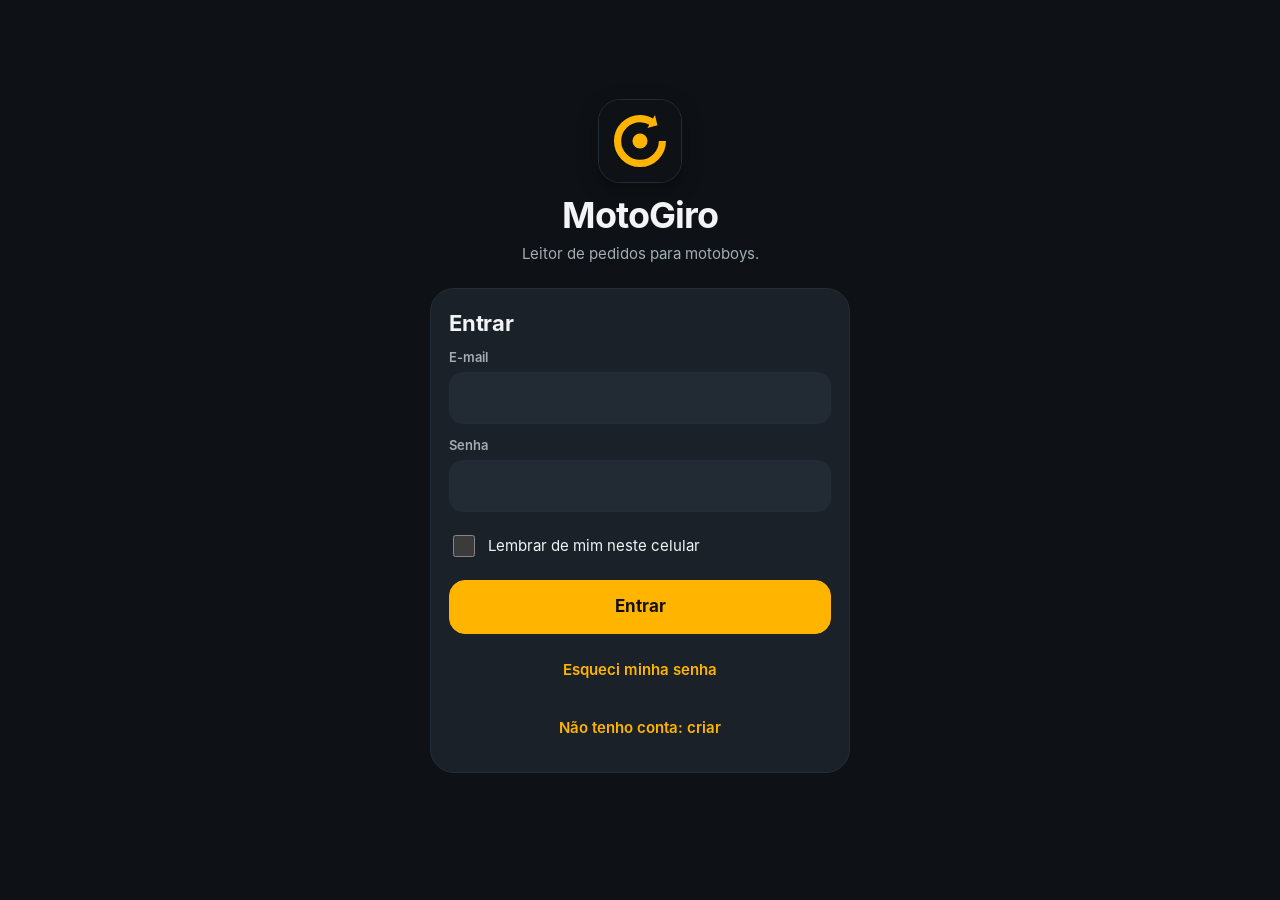
<file: index.html>
<!DOCTYPE html>
<!--
  index.html  —  O "esqueleto" da página
  ------------------------------------------------------------
  HTML só descreve O QUE existe na tela. A aparência está em
  css/style.css (e menu.css, conta.css, tema.css, corridas.css) e o comportamento em js/app.js.

  Várias partes aqui ficam vazias de propósito (turno, empresas, resumo,
  cards, relatório): o app.js preenche essas partes conforme os dados.
-->
<html lang="pt-BR">
<head>
  <meta charset="utf-8">
  <meta name="viewport" content="width=device-width, initial-scale=1, viewport-fit=cover">
  <title>MotoGiro</title>
  <!-- Faz o site poder ser instalado como app (e virar APK) -->
  <link rel="manifest" href="manifest.json">
  <!-- Cor da barra de cima do celular. O js/tema.js troca essa cor conforme o tema. -->
  <meta name="theme-color" content="#0E1216">
  <link rel="icon" href="icons/icon-192.png">
  <link rel="apple-touch-icon" href="icons/icon-192.png">

  <!-- NOVO: a fonte Inter agora fica na pasta fonts/ (carregada pelo css/tema.css),
       então o link do Google Fonts foi removido e o app abre até sem internet. -->

  <!-- O número depois do "?v=" serve pra o celular baixar a versão nova (sobe a cada entrega) -->
  <link rel="stylesheet" href="css/style.css?v=8">
  <link rel="stylesheet" href="css/conta.css?v=8">
  <link rel="stylesheet" href="css/menu.css?v=8">
  <!-- NOVO: temas (Noite, Dia, Azul). Vem por ÚLTIMO para sobrescrever as cores antigas -->
  <link rel="stylesheet" href="css/tema.css?v=8">
  <!-- NOVO: visual da tela Corridas (topo, cartão do dia, cards). Vem depois do tema.css -->
  <link rel="stylesheet" href="css/corridas.css?v=8">

  <!-- NOVO: liga o tema escolhido ANTES da tela aparecer (por isso fica aqui no <head>) -->
  <script src="js/tema.js?v=8"></script>
</head>
<body>

  <main class="wrap">

    <!-- TOPO: botão do menu (3 barrinhas) + saudação + avatar com a inicial.
         O app.js preenche a saudação ("Boa noite,"), o nome e a letra do avatar. -->
    <header class="topo">
      <button class="menu-btn" id="menuBtn" type="button" aria-label="Abrir menu" aria-expanded="false" aria-controls="menuPainel">
        <span class="menu-ico" aria-hidden="true"><i></i><i></i><i></i></span>
      </button>
      <div class="saud">
        <span class="saud-1" id="saudTxt"></span>
        <b class="saud-2" id="saudNome"></b>
      </div>
      <button class="avatar" id="avatar" type="button" data-ir="perfil" aria-label="Abrir Perfil"><span id="avatarLetra"></span></button>
    </header>

    <!-- Mensagens curtas de status (salvo, erro...) -->
    <p class="status" id="status" hidden></p>

    <!-- TELA PRINCIPAL (Corridas) -->
    <div class="stack" id="main">

      <!-- Empresa da rota: um chip que abre uma listinha. Para mudar valor, mínimo ou
           criar/apagar empresa, use a aba Empresas. -->
      <div class="emp-wrap" id="empWrap">
        <button class="emp-chip" id="empChip" type="button" aria-haspopup="true" aria-expanded="false" aria-controls="empSel">
          <span id="empNome"></span>
          <span data-ic="baixo" data-tam="20"></span>
        </button>
        <div class="emp-pop" id="empSel" hidden></div>
      </div>

      <!-- CARTÃO DO DIA (entregas abertas / fechadas): o app.js desenha aqui dentro -->
      <section class="turno" id="turno" aria-label="Entregas do dia"></section>

      <!-- Botão grande de colar + botão "+" (pedido manual) -->
      <div class="acoes">
        <button class="b-colar" id="colarBtn" type="button">
          <span data-ic="prancheta" data-tam="24"></span>
          <span>Colar pedidos do WhatsApp</span>
        </button>
        <button class="b-mais" id="manualBtn" type="button" aria-label="Inserir pedido manualmente">
          <span data-ic="mais" data-tam="28"></span>
        </button>
      </div>

      <!-- Caixa de colar na mão: só aparece se o celular não deixar o botão ler a área de
           transferência sozinho (o app.js abre e fecha). O id "src" continua o mesmo. -->
      <section class="colar" id="colar" hidden aria-label="Colar mensagens">
        <label class="colar-t" for="src">Cole aqui as mensagens do WhatsApp</label>
        <textarea id="src" spellcheck="false" placeholder="Cole aqui as mensagens do WhatsApp"></textarea>
        <div class="row">
          <button class="b1" id="run" type="button">Ler pedidos</button>
          <button class="b2" id="colarFechar" type="button">Fechar</button>
        </div>
      </section>

      <!-- Telinha de pedido manual (o app.js abre e fecha) -->
      <div class="manual" id="manual" hidden>
        <span class="lab">Novo pedido manual</span>

        <div class="f">
          <label class="lab" for="mNome">Nome</label>
          <input class="in nm" id="mNome" autocomplete="off">
        </div>
        <div class="f">
          <label class="lab" for="mBairro">Bairro</label>
          <input class="in" id="mBairro" autocomplete="off">
        </div>
        <div class="f">
          <label class="lab" for="mEnd">Endereço (rua e número)</label>
          <input class="in ad" id="mEnd" placeholder="Rua X, 123" autocomplete="off">
        </div>

        <div class="f">
          <span class="lab">Pagamento</span>
          <div class="seg" id="mForma">
            <button class="b2" type="button" data-mf="dinheiro" aria-pressed="false">Dinheiro</button>
            <button class="b2" type="button" data-mf="cartao" aria-pressed="false">Cartão</button>
            <button class="b2" type="button" data-mf="pix" aria-pressed="false">Pix</button>
            <button class="b2" type="button" data-mf="pago" aria-pressed="false">Pago</button>
          </div>
        </div>
        <div class="pay-in" id="mValores">
          <div class="f">
            <label class="lab" for="mValor">Valor (R$)</label>
            <input class="in sm" id="mValor" inputmode="decimal" autocomplete="off">
          </div>
          <div class="f" id="mTrocoBox" hidden>
            <label class="lab" for="mTroco">Troco pra (R$)</label>
            <input class="in sm" id="mTroco" inputmode="decimal" placeholder="opcional" autocomplete="off">
          </div>
        </div>

        <div class="f">
          <label class="lab" for="mRefri">Refri</label>
          <input class="in" id="mRefri" placeholder="sem refri" autocomplete="off">
        </div>
        <div class="f">
          <label class="lab" for="mObs">Observação</label>
          <input class="in" id="mObs" placeholder="sem observação" autocomplete="off">
        </div>

        <div class="notice warn" id="mErro" hidden></div>
        <div class="row">
          <button class="b1" id="mAdd" type="button">Adicionar pedido</button>
          <button class="b2" id="mCancel" type="button">Cancelar</button>
        </div>
      </div>

      <!-- ROTA ATUAL: título, contagem e a lixeira (limpa a rota) -->
      <div class="rota-h">
        <div class="rota-tx">
          <h2 class="rota-t">Rota atual</h2>
          <p class="rota-sub" id="rotaSub"></p>
          <span class="demo" id="demo" hidden>Exemplo com dados inventados</span>
        </div>
        <button class="icon-btn" id="clear" type="button" aria-label="Limpar a rota">
          <span data-ic="lixeira" data-tam="22"></span>
        </button>
      </div>

      <!-- Os cards dos pedidos (o app.js desenha) -->
      <section class="list" id="list" aria-label="Pedidos"></section>
      <p class="foot" id="foot" hidden></p>

      <!-- Resumo e fechamento da rota -->
      <section class="sum" id="sum" aria-label="Resumo da rota"></section>
      <div class="row fim-acoes">
        <button class="b2" id="copyall" type="button" style="flex:1 1 auto">Copiar lista toda</button>
        <button class="b1" id="terminar" type="button">Terminar rota</button>
      </div>
      <p class="hint" id="hintfim" hidden></p>
      <div class="notes" id="fim"></div>
    </div>

    <!-- NOVO: ABA EMPRESAS. Os campos são os mesmos que ficavam na tela principal
         (mesmos ids), por isso o app.js continua funcionando sem mudar. -->
    <section class="stack" id="emp" hidden aria-label="Empresas">
      <header>
        <h2 class="tela-t">Empresas</h2>
        <p class="lead">As empresas para as quais você entrega. Escolha uma para ver ou mudar os valores dela.</p>
      </header>

      <section class="paste">
        <div class="f">
          <span class="lab">Empresa</span>
          <div class="seg" id="servicos"></div>
          <div class="row" id="novo" hidden>
            <input class="in" id="novoNome" placeholder="Nome da empresa" autocomplete="off">
            <button class="b1" id="novoOk" type="button">Salvar</button>
          </div>
          <!-- Apagar empresa: o app.js mostra o link e as duas perguntas aqui -->
          <div class="notes" id="svcdel"></div>
        </div>

        <div class="f">
          <label class="lab" for="valorPadrao">Valor por entrega (R$)</label>
          <input class="in sm" id="valorPadrao" inputmode="decimal" autocomplete="off">
          <span class="hint">Vale pra todos os cards. Em entrega mais longa, mude só no card dela.</span>
        </div>

        <div class="f">
          <label class="lab" for="minimo">Mínimo garantido por dia (R$)</label>
          <input class="in sm" id="minimo" inputmode="decimal" placeholder="sem mínimo" autocomplete="off">
          <span class="hint">Se as entregas do dia desta empresa somarem menos que isso, o relatório completa até esse valor. Deixe em branco se não tem.</span>
        </div>
      </section>
    </section>

    <!-- HISTÓRICO (por enquanto só um aviso; a tela de verdade vem numa próxima etapa) -->
    <section class="stack" id="hist" hidden aria-label="Histórico">
      <header>
        <h2 class="tela-t">Histórico</h2>
        <p class="lead">Suas rotas e dias fechados.</p>
      </header>
      <div class="vazio">
        <span data-ic="historico" data-tam="36"></span>
        <b>Em breve</b>
        <p>Aqui vão aparecer os dias que você fechou, com total de entregas e ganhos.</p>
      </div>
    </section>

    <!-- PERFIL: por enquanto só a Aparência (tema). Nome, telefone, foto e senha vêm depois. -->
    <section class="stack" id="perfil" hidden aria-label="Perfil">
      <header>
        <h2 class="tela-t">Perfil</h2>
      </header>
      <div class="perfil-card">
        <div class="avatar grande" aria-hidden="true"><span id="perfilLetra"></span></div>
        <div class="perfil-dados">
          <b id="perfilNome"></b>
          <span id="perfilEmail"></span>
        </div>
      </div>
      <section class="perfil-bloco" aria-labelledby="apT">
        <h3 id="apT" class="bloco-t"><span data-ic="aparencia" data-tam="20"></span> Aparência</h3>
        <div class="temas" id="temas" role="radiogroup" aria-labelledby="apT"></div>
        <p class="hint">Automático segue o modo claro/escuro do seu celular.</p>
      </section>
    </section>

    <!-- BARRA INFERIOR: as 4 telas principais -->
    <nav class="nav-baixo" id="navBaixo" aria-label="Telas">
      <button type="button" data-ir="corridas"><span data-ic="corridas" data-tam="24"></span><span>Corridas</span></button>
      <button type="button" data-ir="empresas"><span data-ic="empresas" data-tam="24"></span><span>Empresas</span></button>
      <button type="button" data-ir="historico"><span data-ic="historico" data-tam="24"></span><span>Histórico</span></button>
      <button type="button" data-ir="perfil"><span data-ic="perfil" data-tam="24"></span><span>Perfil</span></button>
    </nav>

    <!-- TELA DO RELATÓRIO (aparece ao tocar em "Fechar entregas") -->
    <section class="stack" id="rel" hidden></section>

    <!-- NOVO: MENU LATERAL. Fica dentro do <main>, então só existe depois do login.
         A área da conta ("Conectado como... Sair da conta") agora mora aqui dentro
         (o auth.js a preenche pelo id areaConta). -->
    <div class="menu-fundo" id="menuFundo"></div>
    <nav class="menu-painel" id="menuPainel" aria-label="Menu">
      <b class="menu-marca">MotoGiro</b>
      <section id="areaConta" aria-label="Conta"></section>
      <div class="gav-itens">
        <button class="menu-item" type="button" data-ir="corridas"><span data-ic="corridas" data-tam="22"></span><span>Corridas</span></button>
        <button class="menu-item" type="button" data-ir="empresas"><span data-ic="empresas" data-tam="22"></span><span>Empresas</span></button>
        <button class="menu-item" type="button" data-ir="historico"><span data-ic="historico" data-tam="22"></span><span>Histórico</span></button>
        <button class="menu-item" type="button" data-ir="perfil"><span data-ic="perfil" data-tam="22"></span><span>Perfil</span></button>
      </div>
      <div id="areaSair" class="gav-pe"></div>
    </nav>

  </main>

  <!-- Aviso ao apertar "voltar" no celular (o app.js mostra e esconde) -->
  <div class="sair" id="sair" role="alertdialog" aria-modal="true" aria-labelledby="sairT" hidden>
    <div class="sair-box">
      <b id="sairT">Deseja realmente sair do aplicativo?</b>
      <p class="hint" id="sairMsg"></p>
      <div class="row">
        <button class="b1" id="sairNao" type="button">Ficar</button>
        <button class="b2" id="sairSim" type="button">Sair</button>
      </div>
    </div>
  </div>

  <!--
    A ORDEM IMPORTA:
      (tema.js   já foi carregado lá no <head>: cria "tema")
      parser.js  cria parseOrders()
      storage.js cria "store" (onde os dados ficam guardados)
      icones.js  cria "icones" (desenhos SVG)   <- NOVO
      auth.js    cria "conta" (login) e a porta de entrada
      menu.js    cria "menu" (menu lateral)
      app.js     usa os de cima
  -->
  <script src="js/parser.js?v=8"></script>
  <script src="js/storage.js?v=8"></script>
  <script src="js/icones.js?v=8"></script>
  <script src="js/auth.js?v=8"></script>
  <script src="js/menu.js?v=8"></script>
  <script src="js/app.js?v=8"></script>
</body>
</html>
</file>
<file: css/style.css>
/* ============================================================
   style.css  —  Aparência da página
   ------------------------------------------------------------
   Ideia do visual: uma coluna só (pensada pro celular) e cards
   que lembram o canhoto de uma entrega, com uma linha pontilhada
   separando o topo do resto. Cores com bom contraste pra ler na rua.

   Organização do arquivo:
     1. Cores e fontes (variáveis)
     2. Base da página
     3. Área de colar as mensagens
     4. Resumo (números do topo)
     5. Cards dos pedidos
   ============================================================ */


/* ------------------------------------------------------------
   1. CORES E FONTES
   Variáveis CSS (começam com --) guardam valores que usamos várias
   vezes. Para mudar uma cor do site inteiro, muda só aqui.
   ------------------------------------------------------------ */
:root {
  color-scheme: light;

  --bg: #e8edf0;          /* fundo da página */
  --surface: #ffffff;     /* fundo dos cards */
  --surface-2: #f1f4f6;   /* fundo dos campos de texto */
  --ink: #12181d;         /* cor do texto */
  --ink-2: #52606b;       /* texto secundário (mais apagado) */
  --line: #cdd6dc;        /* linhas e bordas */
  --accent: #0a6c8a;      /* cor de destaque (botões) */
  --accent-ink: #ffffff;  /* texto em cima do destaque */
  --ok: #17703a;          /* verde: tudo certo */
  --ok-bg: #dcf2e4;
  --warn: #8f4300;        /* laranja: conferir */
  --warn-bg: #ffe9c2;

  --f-display: "Barlow Condensed", "Arial Narrow", system-ui, sans-serif;  /* nomes e números grandes */
  --f-body: "Barlow", system-ui, -apple-system, "Segoe UI", sans-serif;    /* texto comum */
  --f-mono: "IBM Plex Mono", ui-monospace, Menlo, Consolas, monospace;     /* etiquetas pequenas */
}

/* MODO ESCURO: se o celular estiver no modo escuro, trocamos só as cores. */
@media (prefers-color-scheme: dark) {
  :root {
    color-scheme: dark;
    --bg: #0e1317; --surface: #171e24; --surface-2: #1f2a32; --ink: #e9eff3; --ink-2: #9aa9b5; --line: #2d3a45;
    --accent: #55c1de; --accent-ink: #07202a; --ok: #6fd391; --ok-bg: #17331f; --warn: #ffbf5e; --warn-bg: #3a2a0c;
  }
}


/* ------------------------------------------------------------
   2. BASE DA PÁGINA
   ------------------------------------------------------------ */
* { box-sizing: border-box; }   /* a largura de um elemento já inclui borda e espaçamento interno */

body {
  margin: 0;
  background: var(--bg);
  color: var(--ink);
  font: 400 16px/1.4 var(--f-body);
  /* Cima 20px, lados no mínimo 16px (e maiores se o celular tiver "notch"), baixo 48px. */
  padding-top: 20px;
  padding-bottom: 48px;
  padding-left: max(16px, env(safe-area-inset-left, 0px));
  padding-right: max(16px, env(safe-area-inset-right, 0px));
}

/* .wrap = a coluna central. Limita a largura e empilha as seções com espaço entre elas. */
.wrap {
  max-width: 560px;
  margin: 0 auto;
  display: flex;
  flex-direction: column;
  gap: 18px;
}

/* Botões e campos herdam a fonte da página (por padrão o navegador usa outra). */
button, input, textarea { font: inherit; color: inherit; }

/* Contorno visível ao navegar pelo teclado. */
:focus-visible { outline: 2px solid var(--accent); outline-offset: 1px; }

h1 {
  margin: 0;
  font: 700 32px/1 var(--f-display);
  letter-spacing: .02em;
  text-transform: uppercase;
}
.lead { margin: 6px 0 0; color: var(--ink-2); font-size: 15px; }

/* .lab = etiqueta pequena em maiúsculas ("ENDEREÇO", "PAGAMENTO"...) */
.lab {
  font: 500 11px/1 var(--f-mono);
  letter-spacing: .08em;
  text-transform: uppercase;
  color: var(--ink-2);
}


/* ------------------------------------------------------------
   3. ÁREA DE COLAR AS MENSAGENS
   ------------------------------------------------------------ */
.paste { display: flex; flex-direction: column; gap: 8px; }
.paste-head { display: flex; align-items: center; justify-content: space-between; gap: 8px; min-height: 22px; }

/* Selo "Exemplo com dados inventados" */
.demo {
  font: 500 11px/1 var(--f-mono);
  letter-spacing: .06em;
  text-transform: uppercase;
  color: var(--warn);
  background: var(--warn-bg);
  padding: 5px 8px;
  border-radius: 4px;
}

textarea#src {
  width: 100%;
  min-height: 128px;
  resize: vertical;
  padding: 10px 12px;
  font: 400 13px/1.45 var(--f-mono);
  background: var(--surface);
  border: 1px solid var(--line);
  border-radius: 6px;
}

.row { display: flex; gap: 8px; flex-wrap: wrap; }   /* linha de botões; quebra se faltar espaço */

/* Botões: .b1 = principal (colorido), .b2 = secundário (branco). min-height 44px = fácil de tocar. */
.b1, .b2 {
  min-height: 44px;
  padding: 0 16px;
  border-radius: 6px;
  border: 1px solid var(--line);
  font-weight: 600;
  cursor: pointer;
}
.b1 { background: var(--accent); color: var(--accent-ink); border-color: var(--accent); flex: 1 1 auto; }
.b2 { background: var(--surface); }
.b2[aria-pressed="true"] { background: var(--ok-bg); color: var(--ok); border-color: var(--ok); }  /* botão "ligado" */
.b1:disabled, .b2:disabled { opacity: .5; cursor: default; }


/* ------------------------------------------------------------
   4. RESUMO (Pedidos / Conferir / Dinheiro / Cartão)
   grid + auto-fit: as colunas se ajustam ao tamanho da tela.
   ------------------------------------------------------------ */
.sum {
  display: grid;
  grid-template-columns: repeat(auto-fit, minmax(76px, 1fr));
  border-top: 1px solid var(--line);
  border-bottom: 1px solid var(--line);
}
.sum > div { padding: 12px 10px 10px; display: flex; flex-direction: column; gap: 6px; min-width: 0; }
.sum > div + div { border-left: 1px solid var(--line); }
.sum b { font: 700 28px/1 var(--f-display); font-variant-numeric: tabular-nums; overflow-wrap: anywhere; }
.sum .w b { color: var(--warn); }   /* "Conferir" fica laranja quando tem pendência */


/* ------------------------------------------------------------
   5. CARDS DOS PEDIDOS
   ------------------------------------------------------------ */
.list { display: flex; flex-direction: column; gap: 14px; }

.card {
  background: var(--surface);
  border: 1px solid var(--line);
  border-radius: 10px;
  overflow: hidden;
}

/* Topo do card: número, data/hora e etiqueta. A borda pontilhada é o "canhoto". */
.meta {
  display: flex;
  align-items: center;
  gap: 10px;
  padding: 4px 14px;
  border-bottom: 2px dashed var(--line);
  font: 500 12px/1 var(--f-mono);
  color: var(--ink-2);
}
.meta .idx { color: var(--ink); }

/* Etiqueta "Conferir" (laranja) / "Pronto" (verde). margin-left:auto empurra pra direita. */
.chip { margin-left: auto; padding: 5px 8px; border-radius: 4px; letter-spacing: .06em; text-transform: uppercase; font-size: 11px; }
.chip.ok { background: var(--ok-bg); color: var(--ok); }
.chip.warn { background: var(--warn-bg); color: var(--warn); }

.body { padding: 14px; display: flex; flex-direction: column; gap: 14px; }

/* .f = um campo (etiqueta + conteúdo). */
.f { display: flex; flex-direction: column; gap: 6px; min-width: 0; }
.f-head { display: flex; align-items: center; justify-content: space-between; gap: 8px; min-height: 28px; }

/* Botão pequeno "Copiar" */
.cp {
  min-height: 36px;
  padding: 0 12px;
  border-radius: 6px;
  border: 1px solid var(--accent);
  background: transparent;
  color: var(--accent);
  font: 500 12px/1 var(--f-mono);
  letter-spacing: .06em;
  text-transform: uppercase;
  cursor: pointer;
}

/* Nome e bairro lado a lado (o nome ocupa um pouco mais). */
.two { display: grid; grid-template-columns: 1.15fr 1fr; gap: 8px; }
.two > * { min-width: 0; }

/* .in = campo de texto editável. font-size 16px evita o zoom automático do iPhone. */
.in {
  width: 100%;
  min-width: 0;
  min-height: 44px;
  padding: 8px 10px;
  background: var(--surface-2);
  border: 1px solid var(--line);
  border-radius: 6px;
  font-size: 16px;
}
.in.nm { font: 600 24px/1.1 var(--f-display); }   /* o nome fica grande */
.in.ad { font-weight: 500; }
.in::placeholder { color: var(--ink-2); opacity: .8; }

/* Refri: quando TEM refri, o campo fica colorido pra chamar atenção. */
.in.refri.has { background: var(--accent); border-color: var(--accent); color: var(--accent-ink); font-weight: 600; }
.in.refri.has::placeholder { color: var(--accent-ink); }

/* Pagamento */
.pay { display: flex; flex-direction: column; gap: 8px; align-items: flex-start; }
.pay-main { font-size: 17px; }
.pay-main strong { font: 700 28px/1 var(--f-display); margin-right: 4px; font-variant-numeric: tabular-nums; }
.sub { color: var(--ink-2); font-size: 14px; font-variant-numeric: tabular-nums; }
.tag.ok {
  display: inline-block;
  padding: 6px 12px;
  border-radius: 4px;
  background: var(--ok-bg);
  color: var(--ok);
  font: 500 13px/1 var(--f-mono);
  letter-spacing: .06em;
  text-transform: uppercase;
}

/* Avisos (laranja = conferir, verde = aceito) */
.notice { padding: 8px 10px; border-radius: 6px; font-size: 14px; width: 100%; }
.notice.warn { background: var(--warn-bg); color: var(--warn); }
.notice.ok { background: var(--ok-bg); color: var(--ok); }
.notes { display: flex; flex-direction: column; gap: 8px; }
.notes:empty { display: none; }   /* sem aviso = sem espaço */

/* Botão com cara de link ("Mudar") */
.link { background: none; border: 0; padding: 4px 0; color: var(--accent); font-size: 14px; text-decoration: underline; cursor: pointer; min-height: 32px; }

.empty { padding: 28px 16px; text-align: center; color: var(--ink-2); border: 1px dashed var(--line); border-radius: 10px; }
.foot { color: var(--ink-2); font-size: 14px; }

/* ------------------------------------------------------------
   6. ENTREGAS DO DIA, SERVIÇOS E RELATÓRIO
   ------------------------------------------------------------ */

/* .stack = uma pilha de seções com espaço entre elas */
.stack { display: flex; flex-direction: column; gap: 18px; }

/* Mensagem de status (salvo, erro). */
.status { margin: 0; padding: 10px 12px; border-radius: 6px; font-size: 14px; background: var(--surface-2); border: 1px solid var(--line); color: var(--ink-2); }
.status.ok { background: var(--ok-bg); border-color: var(--ok); color: var(--ok); }
.status.warn { background: var(--warn-bg); border-color: var(--warn); color: var(--warn); }

.hint { margin: 0; color: var(--ink-2); font-size: 14px; }

/* Campo curto (valores em reais) */
.in.sm { max-width: 160px; font-variant-numeric: tabular-nums; }

/* Escolha do serviço: botões lado a lado; o escolhido fica na cor de destaque. */
.seg { display: flex; flex-wrap: wrap; gap: 8px; }
.seg .b2[aria-pressed="true"] { background: var(--accent); color: var(--accent-ink); border-color: var(--accent); }
.seg .plus { background: transparent; border-style: dashed; color: var(--accent); }
#novo .in { flex: 1 1 160px; }

/* Barra das entregas do dia */
.turno-box { background: var(--surface); border: 1px solid var(--line); border-radius: 10px; padding: 14px; display: flex; flex-direction: column; gap: 12px; }
.turno-box.open { border-color: var(--accent); }
.turno-t { font: 700 28px/1 var(--f-display); text-transform: uppercase; letter-spacing: .02em; }
.turno-nums { display: grid; grid-template-columns: repeat(3, 1fr); border-top: 1px solid var(--line); border-bottom: 1px solid var(--line); }
.turno-nums > div { padding: 10px 8px 8px; display: flex; flex-direction: column; gap: 6px; min-width: 0; }
.turno-nums > div + div { border-left: 1px solid var(--line); }
.turno-nums b { font: 700 28px/1 var(--f-display); font-variant-numeric: tabular-nums; overflow-wrap: anywhere; }

/* Rotas já terminadas */
.rotas { list-style: none; margin: 0; padding: 0; display: flex; flex-direction: column; }
.rotas li { display: flex; align-items: center; justify-content: space-between; gap: 8px; padding: 8px 0; border-bottom: 1px dashed var(--line); }
.rotas li:last-child { border-bottom: 0; }
.rl { display: flex; flex-direction: column; gap: 2px; min-width: 0; }
.rl .n { font-weight: 600; }

/* ------------------------------------------------------------
   Topo do card: setinha (abre/fecha) + nome + chave "Entregue"
   ------------------------------------------------------------ */
/* .hd = o botão grande da esquerda (setinha + número + data). Tocar nele abre ou fecha o card. */
.hd {
  display: flex; align-items: center; gap: 10px;
  flex: 1 1 auto; min-width: 0; min-height: 44px;
  padding: 0; background: none; border: 0; color: inherit;
  font: inherit; text-align: left; cursor: pointer;
}
.chev { flex: none; color: var(--ink-2); transition: transform .18s; }
.card.fechado .chev { transform: rotate(-90deg); }

/* O nome no topo só aparece com o card FECHADO (aberto, o nome já está no campo logo abaixo). */
.hname { flex: 1 1 auto; min-width: 0; font: 600 21px/1.1 var(--f-display); color: var(--ink); overflow: hidden; text-overflow: ellipsis; white-space: nowrap; }
.card:not(.fechado) .hname { display: none; }

/* Card fechado: some o corpo, o número, a data e a etiqueta verde. A laranja ("Conferir") continua, pra você não esquecer. */
.card.fechado .body, .card.fechado .idx, .card.fechado .when, .card.fechado .chip.ok { display: none; }
.card.fechado .meta { border-bottom: 0; }

/* Chave "Entregue" (liga/desliga), na cor de destaque do projeto. */
.sw {
  position: relative; flex: none; width: 52px; height: 30px; padding: 0;
  border-radius: 15px; border: 1.5px solid var(--ink-2); background: transparent; cursor: pointer;
  transition: background .18s, border-color .18s;
}
.sw::before { content: ""; position: absolute; inset: -8px -6px; }          /* aumenta a área de toque */
.sw-knob {
  position: absolute; top: 50%; left: 4px; width: 20px; height: 20px; margin-top: -10px;
  border-radius: 50%; background: var(--ink-2); transition: transform .18s, background .18s;
}
.sw[aria-checked="true"] { background: var(--accent); border-color: var(--accent); }
.sw[aria-checked="true"] .sw-knob { transform: translateX(21px); background: var(--accent-ink); }
.sw:focus-visible, .hd:focus-visible { outline: 2px solid var(--accent); outline-offset: 3px; }
@media (prefers-reduced-motion: reduce) { .chev, .sw, .sw-knob { transition: none; } }

/* Card entregue: borda verde e mais apagado (fica no grupo de baixo da lista; ainda dá pra ler) */
.card.done { border-color: var(--ok); opacity: .62; }
.ent { min-height: 40px; }

/* Relatório */
h2 { margin: 0; }
.rel-s { background: var(--surface); border: 1px solid var(--line); border-radius: 10px; padding: 14px; display: flex; flex-direction: column; gap: 12px; }
.rel-h { display: flex; justify-content: space-between; align-items: baseline; gap: 8px; flex-wrap: wrap; }
.rel-h b { font: 700 24px/1.1 var(--f-display); text-transform: uppercase; letter-spacing: .02em; }
.rel-h span { color: var(--ink-2); font-variant-numeric: tabular-nums; }
.rel-l { list-style: none; margin: 0; padding: 0; display: flex; flex-direction: column; gap: 8px; }
.rel-l li { display: flex; align-items: center; justify-content: space-between; gap: 10px; }
.rel-l .n { font-weight: 500; min-width: 0; overflow-wrap: anywhere; }
.rel-l .in.sm { width: 110px; flex: none; }
.rel-g { display: flex; flex-direction: column; gap: 6px; }
.rel-g b { font: 700 40px/1 var(--f-display); font-variant-numeric: tabular-nums; }
#saldo { font-weight: 600; }

/* Pagamento editável: valor e troco lado a lado */
.pay .seg { width: 100%; }
.pay-in { display: grid; grid-template-columns: 1fr 1fr; gap: 8px; width: 100%; }
.pay-in > * { min-width: 0; }
.pay-in .in.sm { max-width: none; }
.payx { width: 100%; display: flex; flex-direction: column; gap: 8px; }
.payx:empty { display: none; }

/* Telinha de inserir pedido manualmente */
.manual { background: var(--surface); border: 1px solid var(--accent); border-radius: 10px; padding: 14px; display: flex; flex-direction: column; gap: 12px; }

/* Aviso ao apertar "voltar" no celular */
.sair {
  position: fixed; inset: 0; z-index: 50;
  display: flex; align-items: center; justify-content: center;
  background: rgba(0, 0, 0, .55);
  padding: max(16px, env(safe-area-inset-top, 0px)) max(16px, env(safe-area-inset-right, 0px)) max(16px, env(safe-area-inset-bottom, 0px)) max(16px, env(safe-area-inset-left, 0px));
}
.sair-box { background: var(--surface); border: 1px solid var(--line); border-radius: 10px; padding: 18px; max-width: 420px; width: 100%; display: flex; flex-direction: column; gap: 12px; }
.sair-box b { font: 700 24px/1.1 var(--f-display); text-transform: uppercase; letter-spacing: .02em; }

/* [hidden] precisa ganhar de qualquer display definido acima. */
[hidden] { display: none !important; }
</file>
<file: css/conta.css>
/* ============================================================
   conta.css  —  Aparência da porta de login e da faixa de conta
   ------------------------------------------------------------
   Só ADICIONA classes novas (começam com "porta-" ou "conta-").
   Usa as cores e fontes do style.css, então acompanha o modo escuro.
   ============================================================ */

/* A porta: tela cheia, com o formulário centralizado.
   68px = o espaço que o body já reserva em cima e embaixo (20px + 48px). */
.porta {
  min-height: calc(100vh - 68px);
  min-height: calc(100dvh - 68px);   /* "dvh" = altura real da tela do celular (sem a barra do navegador) */
  display: flex;
  align-items: center;
  justify-content: center;
}
.porta-box { width: 100%; max-width: 420px; display: flex; flex-direction: column; gap: 20px; }
.porta-marca { text-align: center; }
.porta-marca h1 { font-size: 44px; }
.porta-marca .lead { margin-top: 8px; }

/* Faixa pequena dentro do app: texto à esquerda, link à direita. */
.conta-bar {
  display: flex;
  align-items: center;
  justify-content: space-between;
  gap: 8px;
  flex-wrap: wrap;
}
.conta-bar .hint { min-width: 0; overflow-wrap: anywhere; }

/* Caixa do formulário (entrar / criar conta / código). Borda na cor de destaque. */
.conta-box {
  background: var(--surface);
  border: 1px solid var(--accent);
  border-radius: 10px;
  padding: 14px;
  display: flex;
  flex-direction: column;
  gap: 12px;
}

.conta-t { font: 700 24px/1.1 var(--f-display); text-transform: uppercase; letter-spacing: .02em; }

/* "Lembrar de mim": caixinha grande o bastante para tocar. */
.conta-lembrar { display: flex; align-items: center; gap: 10px; min-height: 44px; font-size: 15px; cursor: pointer; }
.conta-lembrar input { width: 22px; height: 22px; flex: none; accent-color: var(--accent); }

/* Campo do código de 6 dígitos: números grandes e bem espaçados. */
.in.conta-cod { font: 600 28px/1.1 var(--f-mono); letter-spacing: .35em; text-align: center; max-width: none; }
</file>
<file: css/menu.css>
/* ============================================================
   menu.css  —  Menu lateral (3 barrinhas) e tela Empresas
   ------------------------------------------------------------
   Só ADICIONA classes novas (começam com "menu-", "topo" ou "tela-t").
   Usa as cores e fontes do style.css, então acompanha o modo escuro.
   ============================================================ */

/* Topo: botão do menu + título lado a lado. */
.topo { display: flex; align-items: flex-start; gap: 12px; }
.topo > div { min-width: 0; }

/* Título das telas internas (Empresas), no mesmo estilo do título principal. */
.tela-t { font: 700 32px/1 var(--f-display); letter-spacing: .02em; text-transform: uppercase; }

/* ---------- Botão das 3 barrinhas ---------- */
.menu-btn {
  flex: none;
  width: 44px; height: 44px;
  display: flex; align-items: center; justify-content: center;
  background: var(--surface);
  border: 1px solid var(--line);
  border-radius: 8px;
  cursor: pointer;
}
/* Três barrinhas VERTICAIS (3px de largura, 20px de altura). */
.menu-ico { display: flex; gap: 5px; transition: transform .25s ease; }
.menu-ico i { display: block; width: 3px; height: 20px; border-radius: 2px; background: var(--ink); }
/* Menu aberto: o conjunto gira 90° e as barrinhas ficam HORIZONTAIS. */
.menu-btn.aberto .menu-ico { transform: rotate(90deg); }

/* ---------- Fundo escurecido (tocar nele fecha o menu) ---------- */
.menu-fundo {
  position: fixed; inset: 0; z-index: 40;
  background: rgba(0, 0, 0, .45);
  opacity: 0; visibility: hidden;
  transition: opacity .22s ease, visibility 0s .22s;   /* só some do "toque" depois da animação */
}
.menu-fundo.aberto { opacity: 1; visibility: visible; transition: opacity .22s ease; }

/* ---------- Painel que desliza da esquerda ---------- */
.menu-painel {
  position: fixed; top: 0; bottom: 0; left: 0; z-index: 45;
  width: min(300px, 84vw);
  background: var(--surface);
  border-right: 1px solid var(--line);
  padding: max(20px, env(safe-area-inset-top, 0px)) 16px max(24px, env(safe-area-inset-bottom, 0px)) max(16px, env(safe-area-inset-left, 0px));
  display: flex; flex-direction: column; gap: 14px;
  overflow-y: auto;
  transform: translateX(-100%);
  visibility: hidden;                                   /* fechado: não recebe toque nem foco */
  transition: transform .22s ease, visibility 0s .22s;
}
.menu-painel.aberto { transform: none; visibility: visible; transition: transform .22s ease; }

.menu-marca { font: 700 30px/1 var(--f-display); text-transform: uppercase; letter-spacing: .02em; }

/* A área da conta fica empilhada dentro do painel. */
.menu-painel .conta-bar { flex-direction: column; align-items: flex-start; }

/* Botões do menu: a tela atual fica na cor de destaque. */
.menu-item {
  min-height: 48px; padding: 0 14px; text-align: left;
  border: 1px solid transparent; border-radius: 8px;
  background: transparent; color: var(--ink);
  font: 600 17px/1 var(--f-body); cursor: pointer;
}
.menu-item[aria-current="page"] { background: var(--accent); color: var(--accent-ink); }

/* Quem prefere menos movimento no celular: sem animação. */
@media (prefers-reduced-motion: reduce) {
  .menu-ico, .menu-fundo, .menu-painel { transition: none; }
}
</file>
<file: css/tema.css>
/* ============================================================
   tema.css  —  Temas de cor, fonte Inter e base do novo visual
   ------------------------------------------------------------
   Este arquivo é carregado POR ÚLTIMO no index.html. Como o CSS
   "mais novo" ganha quando dois valores brigam, tudo o que está
   aqui sobrescreve as cores antigas do style.css — sem precisar
   mexer nele.

   Temas (quem escolhe é o js/tema.js, pondo data-tema="..." na
   tag <html>):
     noite  → padrão (escuro, destaque amarelo)
     dia    → claro, destaque verde
     azul   → claro, destaque azul
     auto   → não existe aqui: o tema.js troca por "noite" ou "dia"
              conforme o modo escuro/claro do celular.

   Organização:
     1. Fonte Inter (hospedada em /fonts, abre até sem internet)
     2. Tema NOITE (também é o padrão se o JavaScript falhar)
     3. Tema DIA
     4. Tema AZUL
     5. Ajustes de tipografia e ícones
   ============================================================ */


/* ------------------------------------------------------------
   1. FONTE INTER
   Cada @font-face é um "peso" (400 normal, 500 médio, 600 seminegrito,
   700 negrito). font-display: swap = mostra o texto na hora com a
   fonte do sistema e troca pela Inter assim que ela carregar.
   ------------------------------------------------------------ */
@font-face { font-family: "Inter"; font-weight: 400; font-style: normal; font-display: swap; src: url("../fonts/inter-400.woff") format("woff"); }
@font-face { font-family: "Inter"; font-weight: 500; font-style: normal; font-display: swap; src: url("../fonts/inter-500.woff") format("woff"); }
@font-face { font-family: "Inter"; font-weight: 600; font-style: normal; font-display: swap; src: url("../fonts/inter-600.woff") format("woff"); }
@font-face { font-family: "Inter"; font-weight: 700; font-style: normal; font-display: swap; src: url("../fonts/inter-700.woff") format("woff"); }


/* ------------------------------------------------------------
   2. TEMA NOITE (padrão)
   As variáveis com nomes antigos (--bg, --surface, --ink...) são as
   mesmas do style.css, por isso o app inteiro já muda de cor.
   As variáveis NOVAS (--nav, --chip, --raio...) serão usadas pelas
   telas redesenhadas nas próximas etapas.
   ------------------------------------------------------------ */
:root,
:root[data-tema="noite"] {
  color-scheme: dark;            /* campos, barras de rolagem etc. do navegador também ficam escuros */

  --bg: #0E1216;                 /* fundo da página */
  --surface: #1A2129;            /* fundo dos cards */
  --surface-2: #222B34;          /* fundo dos campos de texto */
  --ink: #F2F4F5;               /* texto principal */
  --ink-2: #A3ADB6;             /* texto apagado (secundário) */
  --line: #242D37;              /* linhas e bordas */
  --accent: #FFB400;            /* destaque (botão principal, escolhido) */
  --accent-ink: #14110A;        /* texto em cima do destaque */
  --ok: #6FD391;                /* verde: tudo certo */
  --ok-bg: #16301F;
  --warn: #FFC247;              /* âmbar: conferir / refri */
  --warn-bg: #3A2C0C;

  /* Novas */
  --nav: #12171C;               /* barra inferior */
  --nav-ativo-ink: #FFB400;
  --nav-ativo: rgba(255, 180, 0, .16);  /* "pílula" da tela atual na barra inferior */
  --chip: #26313C;              /* fundo dos chips (pagamento etc.) */
  --chip-ink: #F2F4F5;          /* texto dos chips */
  --overlay: rgba(0, 0, 0, .6); /* fundo escurecido atrás de menu/avisos */
  --sombra: 0 6px 20px rgba(0, 0, 0, .35);

  /* --- Topo (saudação, botão do menu, avatar, chip da empresa) --- */
  --banda: transparent;               /* faixa colorida atrás do topo (só o tema Azul usa) */
  --topo-ink: #F2F4F5;                /* nome e ícones do topo */
  --topo-suave: #A3ADB6;              /* "Boa noite," */
  --topo-btn: #1A2129;                /* fundo do botão do menu */
  --topo-btn-borda: #242D37;
  --topo-chip-bg: #1A2129;            /* chip da empresa */
  --topo-chip-borda: #242D37;
  --av-bg: #FFB400;                   /* avatar */
  --av-ink: #14110A;

  /* --- Cartão do dia ("R$ 48,00") --- */
  --dia-bg: #FFB400;
  --dia-ink: #14110A;                 /* textos principais do cartão */
  --dia-suave: #14110A;               /* etiqueta e frase do mínimo */
  --dia-valor: #14110A;               /* o valor grande */
  --dia-barra: #14110A;               /* barra do mínimo (parte cheia) */
  --dia-trilho: rgba(20, 17, 10, .28);/* barra do mínimo (parte vazia) */
  --dia-btn-bg: #14110A;              /* botões dentro do cartão */
  --dia-btn-ink: #FFB400;
  --dia-sombra: none;

  /* --- Botões da tela Corridas e cards --- */
  --colar-bg: #F2F4F5;                /* botão "Colar pedidos do WhatsApp" */
  --colar-ink: #0E1216;
  --mais: #F2F4F5;                    /* botão "+" (contorno) */
  --bola: #6E7882;                    /* bolinha de "entregue" */
  --card-borda: #242D37;
  --card-sombra: none;
}


/* ------------------------------------------------------------
   3. TEMA DIA
   ------------------------------------------------------------ */
:root[data-tema="dia"] {
  color-scheme: light;

  --bg: #F3F4F0;
  --surface: #FFFFFF;
  --surface-2: #EEF0EA;
  --ink: #14201B;
  --ink-2: #5B6660;
  --line: #DADFD7;
  --accent: #0F7B5A;
  --accent-ink: #FFFFFF;
  --ok: #14703F;
  --ok-bg: #DDF1E4;
  --warn: #8A4B00;
  --warn-bg: #FFF0D2;

  --nav: #FFFFFF;
  --nav-ativo-ink: #0B5A42;
  --nav-ativo: #E3F1EB;
  --chip: #E3F1EB;
  --chip-ink: #0B5A42;
  --overlay: rgba(10, 20, 15, .45);
  --sombra: 0 6px 20px rgba(20, 32, 27, .10);

  --banda: transparent;
  --topo-ink: #14201B;
  --topo-suave: #5B6660;
  --topo-btn: #FFFFFF;
  --topo-btn-borda: transparent;
  --topo-chip-bg: #FFFFFF;
  --topo-chip-borda: transparent;
  --av-bg: #0F7B5A;
  --av-ink: #FFFFFF;

  --dia-bg: #0F7B5A;
  --dia-ink: #FFFFFF;
  --dia-suave: #FFFFFF;
  --dia-valor: #FFFFFF;
  --dia-barra: #FFFFFF;
  --dia-trilho: rgba(0, 0, 0, .28);
  --dia-btn-bg: #FFFFFF;
  --dia-btn-ink: #0B5A42;
  --dia-sombra: 0 10px 24px rgba(15, 123, 90, .28);

  --colar-bg: #14201B;
  --colar-ink: #FFFFFF;
  --mais: #14201B;
  --bola: #8A948F;
  --card-borda: transparent;
  --card-sombra: 0 1px 3px rgba(20, 32, 27, .08);
}


/* ------------------------------------------------------------
   4. TEMA AZUL
   ------------------------------------------------------------ */
:root[data-tema="azul"] {
  color-scheme: light;

  --bg: #F2F5FC;
  --surface: #FFFFFF;
  --surface-2: #EDF1FB;
  --ink: #111A33;
  --ink-2: #586282;
  --line: #DCE3F3;
  --accent: #1F4FE0;
  --accent-ink: #FFFFFF;
  --ok: #17703A;
  --ok-bg: #DCF2E4;
  --warn: #8F4300;
  --warn-bg: #FFE9C2;

  --nav: #FFFFFF;
  --nav-ativo-ink: #1B3FB3;
  --nav-ativo: #E6ECFF;
  --chip: #E6ECFF;
  --chip-ink: #1B3FB3;
  --overlay: rgba(10, 18, 48, .45);
  --sombra: 0 6px 20px rgba(31, 79, 224, .12);

  --banda: #1F4FE0;                   /* faixa azul atrás do topo */
  --topo-ink: #FFFFFF;
  --topo-suave: #E8EEFF;
  --topo-btn: rgba(255, 255, 255, .14);
  --topo-btn-borda: transparent;
  --topo-chip-bg: rgba(255, 255, 255, .14);
  --topo-chip-borda: transparent;
  --av-bg: #FFFFFF;
  --av-ink: #1F4FE0;

  --dia-bg: #FFFFFF;
  --dia-ink: #111A33;
  --dia-suave: #586282;
  --dia-valor: #1F4FE0;
  --dia-barra: #1F4FE0;
  --dia-trilho: #E3E9FB;
  --dia-btn-bg: #1F4FE0;
  --dia-btn-ink: #FFFFFF;
  --dia-sombra: 0 10px 28px rgba(31, 79, 224, .18);

  --colar-bg: #1F4FE0;
  --colar-ink: #FFFFFF;
  --mais: #1F4FE0;
  --bola: #7C86A3;
  --card-borda: transparent;
  --card-sombra: 0 1px 3px rgba(31, 79, 224, .10);
}


/* ------------------------------------------------------------
   5. AJUSTES DE TIPOGRAFIA E ÍCONES
   ------------------------------------------------------------ */

/* Variáveis comuns a todos os temas (não mudam de tema pra tema). */
:root {
  --raio: 16px;      /* cantos dos cards e botões */
  --raio-g: 24px;    /* cantos dos blocos grandes (cartão do dia, gaveta) */

  /* A Inter agora é a fonte de títulos e de texto. Se ela não carregar,
     cai pra fonte padrão do celular. (--f-mono continua só para o campo
     onde se cola o WhatsApp.) */
  --f-display: "Inter", system-ui, -apple-system, "Segoe UI", Roboto, sans-serif;
  --f-body: "Inter", system-ui, -apple-system, "Segoe UI", Roboto, sans-serif;
}

/* Os títulos antigos eram em MAIÚSCULAS e condensados (fonte Barlow Condensed).
   Na Inter, maiúsculas ficam largas e pesadas, então voltam ao normal.
   (Provisório: as telas novas das próximas etapas já nascem assim.) */
h1, .tela-t, .menu-marca, .turno-t, .conta-t, .rel-h b, .sair-box b {
  text-transform: none;
  letter-spacing: -.01em;
}

/* A Inter é mais LARGA que a fonte antiga (condensada). Com 28px, números como
   "R$32" não cabiam na coluna do resumo e quebravam em duas linhas ("R$3" / "2").
   Por isso estes números ficam menores. (Provisório: o resumo será refeito
   no cartão do dia, na etapa da tela Corridas.)
   clamp(mínimo, ideal, máximo): o tamanho acompanha a largura da tela (5.2vw = 5,2%
   da largura), mas nunca fica menor que o mínimo nem maior que 22px.
   Medido em celulares de 360px e 390px:
     • resumo: números inteiros até "R$999" cabem numa linha
     • entregas do dia: até "R$132,50" (com centavos) cabe numa linha */
.sum b { font-size: clamp(18px, 5.2vw, 22px); letter-spacing: -.02em; }
.turno-nums b { font-size: clamp(16px, 4.7vw, 22px); letter-spacing: -.02em; }

/* Ícones SVG (js/icones.js): pegam a cor do texto ao redor. */
.ic { display: inline-block; flex: none; vertical-align: middle; }

/* O fundo escurecido do menu e do aviso "Deseja sair?" agora vem do tema. */
.menu-fundo { background: var(--overlay); }
.sair { background: var(--overlay); }
</file>
<file: css/corridas.css>
/* ============================================================
   corridas.css  —  Visual da tela Corridas (igual ao mockup)
   ------------------------------------------------------------
   Carregado DEPOIS do tema.css. As CORES vêm das variáveis do tema
   (Noite / Dia / Azul), então este arquivo não tem nenhuma cor fixa:
   trocou o tema, trocou tudo.

   Organização:
     1. Topo (menu, saudação, avatar) e faixa do tema Azul
     2. Chip da empresa
     3. Cartão do dia
     4. Botão de colar e botão "+"
     5. Caixa de colar e pedido manual
     6. "Rota atual"
     7. Cards dos pedidos
     8. Resumo e botões do fim da rota
   ============================================================ */


/* ------------------------------------------------------------
   1. TOPO
   ------------------------------------------------------------ */
.topo { align-items: center; gap: 14px; }

/* Botão do menu: agora com as 3 barrinhas DEITADAS (como no mockup).
   Ao abrir o menu o conjunto gira 90° (regra do menu.css) e a animação continua. */
.menu-btn {
  background: var(--topo-btn);
  border: 1px solid var(--topo-btn-borda);
  border-radius: 14px;
}
.menu-ico { flex-direction: column; gap: 4px; }
.menu-ico i { width: 20px; height: 3px; background: var(--topo-ink); }

/* Saudação: "Boa noite," (pequeno) em cima, nome grande embaixo. */
.saud { flex: 1 1 auto; min-width: 0; display: flex; flex-direction: column; }
.saud-1 { font-size: 15px; line-height: 1.2; color: var(--topo-suave); }
.saud-2 {
  font: 700 26px/1.15 var(--f-display); letter-spacing: -.02em; color: var(--topo-ink);
  overflow: hidden; text-overflow: ellipsis; white-space: nowrap;
}

/* Avatar: bolinha com a inicial do nome. */
.avatar {
  flex: none; width: 44px; height: 44px; border-radius: 50%;
  display: flex; align-items: center; justify-content: center;
  background: var(--av-bg); color: var(--av-ink);
  font: 700 20px/1 var(--f-display);
}

/* Tema Azul: faixa azul atrás do topo (nas outras telas fica só atrás do topo;
   na Corridas ela desce um pouco mais e o cartão do dia "sobe" em cima dela).
   data-view é posto no <body> pelo app.js. */
.wrap { position: relative; isolation: isolate; }
.wrap::before {
  content: ""; position: absolute; z-index: -1;
  top: -20px; left: 50%; width: 100vw; transform: translateX(-50%);
  height: 80px; background: var(--banda); border-radius: 0 0 32px 32px;
}
body[data-view="main"] .wrap::before { height: 196px; }


/* ------------------------------------------------------------
   2. CHIP DA EMPRESA (abre uma listinha)
   ------------------------------------------------------------ */
.emp-wrap { position: relative; align-self: flex-start; max-width: 100%; }
.emp-chip {
  display: inline-flex; align-items: center; gap: 8px; max-width: 100%;
  min-height: 40px; padding: 0 12px 0 16px;
  background: var(--topo-chip-bg); border: 1px solid var(--topo-chip-borda); border-radius: 14px;
  color: var(--topo-ink); font: 600 16px/1 var(--f-body); cursor: pointer;
}
.emp-chip > span:first-child { min-width: 0; overflow: hidden; text-overflow: ellipsis; white-space: nowrap; }
.emp-chip .ic { transition: transform .18s; }
.emp-chip[aria-expanded="true"] .ic { transform: rotate(180deg); }

/* A listinha: dentro do app (não usa a cor do topo, que no tema Azul é branca). */
.emp-pop {
  position: absolute; z-index: 20; top: calc(100% + 6px); left: 0;
  min-width: 220px; max-width: calc(100vw - 32px);
  display: flex; flex-direction: column; gap: 2px; padding: 6px;
  background: var(--surface); border: 1px solid var(--line); border-radius: 18px; box-shadow: var(--sombra);
}
.emp-pop .b2 {
  min-height: 46px; padding: 0 14px; border: 0; border-radius: 12px;
  background: transparent; color: var(--ink); text-align: left; font: 600 16px/1.2 var(--f-body);
}
.emp-pop .b2[aria-pressed="true"] { background: var(--chip); color: var(--chip-ink); }


/* ------------------------------------------------------------
   3. CARTÃO DO DIA  ("Hoje · desde 11:17 / R$ 48,00 / ...")
   ------------------------------------------------------------ */
#main { gap: 16px; }

.dia {
  position: relative; display: flex; flex-direction: column; gap: 4px;
  padding: 20px; border-radius: 26px;
  background: var(--dia-bg); color: var(--dia-ink); box-shadow: var(--dia-sombra);
}
.dia-l { padding-right: 48px; font: 600 15px/1.25 var(--f-body); color: var(--dia-suave); }
.dia-valor {
  margin: 2px 0; font: 700 48px/1.05 var(--f-display); letter-spacing: -.035em;
  font-variant-numeric: tabular-nums; color: var(--dia-valor);
}
.dia-t { font: 700 34px/1.1 var(--f-display); letter-spacing: -.03em; color: var(--dia-valor); }
.dia-s { margin: 0; font: 600 16px/1.35 var(--f-body); color: var(--dia-ink); }

/* Barra do mínimo garantido */
.dia-barra { height: 8px; margin-top: 14px; border-radius: 99px; background: var(--dia-trilho); overflow: hidden; }
.dia-barra i { display: block; height: 100%; border-radius: 99px; background: var(--dia-barra); transition: width .3s ease; }
.dia-m { margin-top: 8px; font: 600 15px/1.3 var(--f-body); color: var(--dia-suave); text-wrap: balance; }

/* Botões dentro do cartão (Abrir entregas / Fechar entregas) */
.dia-btn {
  align-self: stretch; margin-top: 12px; min-height: 48px; padding: 0 18px;
  border: 0; border-radius: 16px; background: var(--dia-btn-bg); color: var(--dia-btn-ink);
  font: 700 16px/1 var(--f-body); cursor: pointer;
}

/* Setinha no canto: abre a lista de rotas do dia e o botão "Fechar entregas". */
.dia-seta {
  position: absolute; top: 12px; right: 12px; width: 44px; height: 44px;
  display: flex; align-items: center; justify-content: center;
  border: 0; border-radius: 14px; background: transparent; color: var(--dia-suave); cursor: pointer;
}
.dia-seta .ic { transition: transform .18s; }
.dia-seta.on .ic { transform: rotate(180deg); }

.dia-det { display: flex; flex-direction: column; margin-top: 14px; padding-top: 6px; border-top: 1px solid var(--dia-trilho); }
.dia .rotas li { border-bottom-color: var(--dia-trilho); }
.dia .rl .sub { color: var(--dia-suave); }
.dia .link { color: var(--dia-ink); }


/* ------------------------------------------------------------
   4. BOTÃO "COLAR PEDIDOS DO WHATSAPP" E BOTÃO "+"
   ------------------------------------------------------------ */
.acoes { display: flex; gap: 10px; }
.b-colar {
  flex: 1 1 auto; min-height: 56px; padding: 8px 14px;
  display: flex; align-items: center; justify-content: center; gap: 10px; text-align: center;
  border: 0; border-radius: 20px; background: var(--colar-bg); color: var(--colar-ink);
  font: 700 16px/1.2 var(--f-body); cursor: pointer;
}
.b-mais {
  flex: none; width: 56px; height: 56px;
  display: flex; align-items: center; justify-content: center;
  border: 2px solid var(--mais); border-radius: 20px; background: transparent; color: var(--mais); cursor: pointer;
}


/* ------------------------------------------------------------
   5. CAIXA DE COLAR E PEDIDO MANUAL
   (os campos e botões dentro de #main ganham cantos mais redondos
    e etiquetas normais, sem maiúsculas nem fonte de máquina)
   ------------------------------------------------------------ */
.colar, #main .manual {
  display: flex; flex-direction: column; gap: 12px; padding: 16px;
  background: var(--surface); border: 1px solid var(--card-borda); border-radius: 22px; box-shadow: var(--card-sombra);
}
#main .manual { border-color: var(--accent); }
.colar-t { font: 600 15px/1.3 var(--f-body); }
#main textarea#src {
  min-height: 140px; padding: 12px 14px; border-radius: 14px;
  font: 400 15px/1.45 var(--f-body); background: var(--surface-2); border: 1px solid var(--line);
}

#main .lab { font: 600 13px/1.2 var(--f-body); letter-spacing: 0; text-transform: none; color: var(--ink-2); }
#main .b1, #main .b2 { min-height: 48px; border-radius: 14px; }
#main .in { min-height: 48px; border-radius: 12px; }
#main .in.nm { font: 700 20px/1.2 var(--f-display); }
#main .cp { min-height: 36px; border-radius: 10px; font: 600 13px/1 var(--f-body); letter-spacing: 0; text-transform: none; }
#main .seg .b2 { border-radius: 12px; }
#main .notice { border-radius: 12px; }
#main .tag.ok { font: 600 13px/1 var(--f-body); letter-spacing: 0; text-transform: none; border-radius: 10px; }
#main .demo { display: inline-block; margin-top: 6px; border-radius: 8px; font: 600 12px/1 var(--f-body); letter-spacing: 0; text-transform: none; }


/* ------------------------------------------------------------
   6. "ROTA ATUAL"
   ------------------------------------------------------------ */
.rota-h { display: flex; align-items: flex-start; justify-content: space-between; gap: 12px; margin-top: 4px; }
.rota-tx { min-width: 0; }
.rota-t { font: 700 24px/1.15 var(--f-display); letter-spacing: -.02em; }
.rota-sub { margin: 2px 0 0; font-size: 15px; color: var(--ink-2); }
.icon-btn {
  flex: none; width: 44px; height: 44px;
  display: flex; align-items: center; justify-content: center;
  border: 1px solid var(--card-borda); border-radius: 14px; background: var(--surface); color: var(--ink-2); cursor: pointer;
}


/* ------------------------------------------------------------
   7. CARDS DOS PEDIDOS
   Fechado (padrão): bolinha + nome · bairro + endereço + chips.
   Tocando no card ele abre e mostra todos os campos para editar.
   ------------------------------------------------------------ */
#main .list { gap: 12px; }
#main .card {
  background: var(--surface); border: 1px solid var(--card-borda);
  border-radius: 22px; box-shadow: var(--card-sombra); overflow: hidden;
}
#main .card.done { border-color: var(--card-borda); opacity: .55; }   /* entregue: apagado, no grupo de baixo */

.resumo { display: flex; align-items: flex-start; gap: 12px; padding: 14px; }

/* Bolinha "entregue": vazia = falta entregar; cheia com ✓ = entregue. */
.bola {
  position: relative; flex: none; width: 32px; height: 32px; margin-top: 2px; padding: 0;
  display: flex; align-items: center; justify-content: center;
  border: 2.5px solid var(--bola); border-radius: 50%; background: transparent; color: var(--accent-ink); cursor: pointer;
}
.bola::after { content: ""; position: absolute; inset: -8px; }      /* área de toque maior (48px) */
.bola .ic { opacity: 0; }
.bola[aria-checked="true"] { background: var(--accent); border-color: var(--accent); }
.bola[aria-checked="true"] .ic { opacity: 1; }

/* A parte que abre o card: nome, endereço e chips. */
.info {
  flex: 1 1 auto; min-width: 0; display: flex; flex-direction: column; gap: 2px;
  padding: 0; border: 0; background: none; color: inherit; font: inherit; text-align: left; cursor: pointer;
}
.info .l1 { font-size: 20px; line-height: 1.2; overflow-wrap: anywhere; }
.info .l1 b { font-weight: 700; color: var(--ink); }
.info .bai { font-weight: 400; color: var(--ink-2); }
.info .l2 { font-size: 16px; line-height: 1.3; color: var(--ink-2); overflow-wrap: anywhere; }

/* Chips com ícone: pagamento, refri e "Conferir". */
.chips { display: flex; flex-wrap: wrap; gap: 8px; margin-top: 8px; }
.chp {
  display: inline-flex; align-items: center; gap: 6px; min-height: 28px; padding: 0 10px;
  border-radius: 10px; background: var(--chip); color: var(--chip-ink); font: 600 13.5px/1 var(--f-body);
}
.chp .ic { width: 16px; height: 16px; }
.chp.w { background: var(--warn-bg); color: var(--warn); }                              /* refri */
.chp.w2 { background: transparent; box-shadow: inset 0 0 0 1.5px var(--warn); color: var(--warn); }  /* conferir */

/* Corpo editável: escondido até tocar no card. */
#main .body { display: none; border-top: 1px dashed var(--line); }
#main .card.aberto .body { display: flex; }


/* ------------------------------------------------------------
   8. RESUMO E BOTÕES DO FIM DA ROTA
   ------------------------------------------------------------ */
#main .sum { border: 1px solid var(--card-borda); border-radius: 18px; background: var(--surface); overflow: hidden; }
#main .sum .lab { font-size: 12px; }
.fim-acoes { margin-top: 2px; }

@media (prefers-reduced-motion: reduce) {
  .emp-chip .ic, .dia-barra i, .dia-seta .ic { transition: none; }
}


/* ------------------------------------------------------------
   9. BARRA INFERIOR, PERFIL E HISTÓRICO (Parte 2)
   ------------------------------------------------------------ */

/* Espaço no fim da página para a barra inferior não cobrir o último botão. */
.wrap { padding-bottom: calc(92px + env(safe-area-inset-bottom, 0px)); }

/* O avatar agora é um botão (leva ao Perfil). */
button.avatar { border: 0; padding: 0; cursor: pointer; }
.avatar.grande { width: 64px; height: 64px; font-size: 28px; }

/* Barra fixa embaixo: 4 telas. A atual ganha uma "pílula" colorida. */
.nav-baixo {
  position: fixed; left: 0; right: 0; bottom: 0; z-index: 30;
  display: flex; justify-content: center; gap: 4px;
  padding: 8px 10px calc(8px + env(safe-area-inset-bottom, 0px));
  background: var(--nav);
  border-top: 1px solid var(--line);
}
.nav-baixo button {
  flex: 1 1 0; max-width: 130px; min-height: 56px;
  display: flex; flex-direction: column; align-items: center; justify-content: center; gap: 3px;
  border: 0; border-radius: 16px; background: transparent;
  color: var(--ink-2); font: 600 12px/1 var(--f-body); cursor: pointer;
}
.nav-baixo button[aria-current="page"] { background: var(--nav-ativo); color: var(--nav-ativo-ink); }

/* Histórico vazio */
.vazio {
  display: flex; flex-direction: column; align-items: center; gap: 8px; text-align: center;
  padding: 36px 20px; border-radius: var(--raio-g);
  background: var(--surface); border: 1px solid var(--card-borda); box-shadow: var(--card-sombra);
  color: var(--ink-2);
}
.vazio b { font-size: 18px; color: var(--ink); }
.vazio p { margin: 0; font-size: 15px; max-width: 30ch; }

/* Perfil */
.perfil-card {
  display: flex; align-items: center; gap: 14px; padding: 16px;
  border-radius: var(--raio-g);
  background: var(--surface); border: 1px solid var(--card-borda); box-shadow: var(--card-sombra);
}
.perfil-dados { min-width: 0; display: flex; flex-direction: column; gap: 2px; }
.perfil-dados b { font-size: 18px; overflow: hidden; text-overflow: ellipsis; white-space: nowrap; }
.perfil-dados span { font-size: 14px; color: var(--ink-2); overflow: hidden; text-overflow: ellipsis; white-space: nowrap; }

.perfil-bloco {
  display: flex; flex-direction: column; gap: 12px; padding: 16px;
  border-radius: var(--raio-g);
  background: var(--surface); border: 1px solid var(--card-borda); box-shadow: var(--card-sombra);
}
.bloco-t { margin: 0; display: flex; align-items: center; gap: 8px; font: 700 17px/1.2 var(--f-display); }

.temas { display: grid; grid-template-columns: 1fr 1fr; gap: 10px; }
.tema-op {
  min-height: 56px; display: flex; align-items: center; gap: 10px; padding: 0 14px;
  border-radius: 14px; border: 2px solid var(--line); background: var(--surface-2);
  color: var(--ink); font: 600 16px/1 var(--f-body); cursor: pointer; text-align: left;
}
.tema-op.on { border-color: var(--accent); background: var(--chip); color: var(--chip-ink); }
.amostra { flex: none; width: 24px; height: 24px; border-radius: 50%; border: 1px solid rgba(128,128,128,.45); }
.amostra-noite { background: linear-gradient(135deg, #0E1216 50%, #FFB400 50%); }
.amostra-dia   { background: linear-gradient(135deg, #F3F4F0 50%, #0F7B5A 50%); }
.amostra-azul  { background: linear-gradient(135deg, #F2F5FC 50%, #1F4FE0 50%); }
.amostra-auto  { background: linear-gradient(90deg, #0E1216 50%, #F3F4F0 50%); }

/* Avatar grande do Perfil: usa a cor de destaque (no Azul o avatar do topo é branco e sumiria no cartão branco). */
.avatar.grande { background: var(--accent); color: var(--accent-ink); }
/* Títulos das telas internas: um respiro embaixo da faixa do topo. */
#emp > header, #hist > header, #perfil > header { padding-top: 8px; }


/* ------------------------------------------------------------
   10. GAVETA LATERAL (estilo Spoke)
   Marca no topo, bloco com a conta, itens com ícone e "Sair da conta" no pé.
   ------------------------------------------------------------ */
.menu-painel { gap: 8px; background: var(--surface); }
.menu-marca { font: 800 26px/1 var(--f-display); letter-spacing: -.02em; color: var(--accent); padding: 4px 6px 10px; }
.menu-painel #areaConta { padding-bottom: 12px; border-bottom: 1px solid var(--line); margin-bottom: 4px; }
.gav-user { display: flex; align-items: center; gap: 12px; padding: 4px 6px; }
.gav-dados { min-width: 0; display: flex; flex-direction: column; gap: 2px; }
.gav-dados b { font-size: 17px; overflow: hidden; text-overflow: ellipsis; white-space: nowrap; }
.gav-dados span { font-size: 13px; color: var(--ink-2); overflow: hidden; text-overflow: ellipsis; white-space: nowrap; }
.gav-itens { display: flex; flex-direction: column; gap: 4px; }
.menu-item { display: flex; align-items: center; gap: 14px; min-height: 52px; border-radius: 14px; color: var(--ink); font: 600 16px/1 var(--f-body); }
.menu-item[aria-current="page"] { background: var(--nav-ativo); color: var(--nav-ativo-ink); }
.gav-pe { margin-top: auto; padding-top: 12px; border-top: 1px solid var(--line); }
.gav-sair { width: 100%; color: var(--ink-2); }
/* Avatar da gaveta: cor de destaque (no Azul o do topo é branco e sumiria no fundo branco). */
.gav-user .avatar { background: var(--accent); color: var(--accent-ink); }


/* ------------------------------------------------------------
   11. TELA DE LOGIN (porta) com o visual novo
   Só vale dentro de .porta, então Empresas e as outras telas não mudam.
   ------------------------------------------------------------ */
.porta-box { gap: 24px; }
.porta-logo { width: 84px; height: 84px; border-radius: 22px; margin: 0 auto 14px; display: block; box-shadow: var(--sombra); border: 1px solid var(--line); }
.porta-marca h1 { font: 800 36px/1.05 var(--f-display); letter-spacing: -.03em; color: var(--ink); }
.porta-marca .lead { color: var(--ink-2); font-size: 15px; }

.porta .conta-box {
  background: var(--surface); border: 1px solid var(--card-borda); box-shadow: var(--card-sombra), var(--sombra);
  border-radius: var(--raio-g); padding: 22px 18px; gap: 14px;
}
.porta .conta-t { font: 700 22px/1.15 var(--f-display); text-transform: none; letter-spacing: -.01em; }
.porta .lab { font: 600 13px/1.2 var(--f-body); text-transform: none; letter-spacing: 0; color: var(--ink-2); }
.porta .in { min-height: 52px; border-radius: 14px; font-size: 16px; }
.porta .in:focus { outline: 2px solid var(--accent); outline-offset: 1px; }
.porta .b1 { width: 100%; min-height: 54px; border-radius: 16px; font: 700 17px/1 var(--f-body); }
.porta .b2 { width: 100%; min-height: 50px; border-radius: 16px; font: 600 16px/1 var(--f-body); }
.porta .link { min-height: 44px; font: 600 15px/1 var(--f-body); text-decoration: none; color: var(--accent); }
.porta .conta-lembrar { min-height: 40px; }


/* ------------------------------------------------------------
   12. TELAS EMPRESAS E RELATÓRIO com o visual novo
   Escopo: só dentro de #emp e #rel (a tela Corridas e o login não mudam).
   ------------------------------------------------------------ */
#emp, #rel { gap: 14px; }
#rel > header { padding-top: 8px; }
#rel h1 { font: 700 32px/1.1 var(--f-display); letter-spacing: -.02em; }
#emp .lead, #rel .lead { color: var(--ink-2); font-size: 15px; }

/* Cartões (Empresas e cada serviço do relatório) */
#emp .paste, .rel-s {
  background: var(--surface); border: 1px solid var(--card-borda); box-shadow: var(--card-sombra);
  border-radius: var(--raio-g); padding: 18px 16px; gap: 16px;
}
.rel-s { display: flex; flex-direction: column; }
#emp .paste { gap: 18px; }

/* Rótulos: frase normal, sem MAIÚSCULAS nem fonte mono */
#emp .lab, #rel .lab { font: 600 13px/1.2 var(--f-body); text-transform: none; letter-spacing: 0; color: var(--ink-2); }
#emp .hint, #rel .hint { font-size: 13px; line-height: 1.4; }

/* Campos e botões */
#emp .in, #rel .in { min-height: 50px; border-radius: 14px; font-size: 16px; }
#emp .in:focus, #rel .in:focus { outline: 2px solid var(--accent); outline-offset: 1px; }
#emp .in.sm, #rel .in.sm { max-width: 160px; }
#emp .b1, #rel .b1 { min-height: 52px; border-radius: 16px; font: 700 16px/1 var(--f-body); }
#emp .b2, #rel .b2 { min-height: 46px; border-radius: 14px; font: 600 15px/1 var(--f-body); }

/* Escolha da empresa: "pílulas"; a escolhida usa a cor do tema */
#emp .seg { gap: 8px; }
#emp .seg .b2 { border-radius: 999px; padding: 0 16px; background: var(--surface-2); border-color: transparent; color: var(--ink); }
#emp .seg .b2[aria-pressed="true"] { background: var(--accent); color: var(--accent-ink); }
#emp .seg .plus { background: transparent; border: 1.5px dashed var(--accent); color: var(--accent); }

/* Relatório: título do serviço, lista e total */
.rel-h b { font: 700 20px/1.15 var(--f-display); text-transform: none; letter-spacing: -.01em; }
.rel-h span { font-size: 14px; }
.rel-l li { padding: 6px 0; border-top: 1px solid var(--line); }
.rel-l li:first-child { border-top: 0; }
.rel-l .n { font-size: 15px; }
.rel-g b { font: 800 40px/1 var(--f-display); letter-spacing: -.03em; color: var(--accent); }
#rel .notice { border-radius: 14px; padding: 12px 14px; }
#rel .row { gap: 10px; }
#emp .link { text-decoration: none; font-weight: 600; }

/* Empresa escolhida: pílula com um "x" (apagar) dentro. */
#emp .seg .sv-sel { display: inline-flex; align-items: center; background: var(--accent); border-radius: 999px; padding-right: 6px; }
#emp .seg .sv-sel .b2 { background: transparent; padding-right: 8px; }
.sv-x {
  width: 34px; height: 34px; flex: none; display: flex; align-items: center; justify-content: center;
  border: 0; border-radius: 50%; cursor: pointer;
  background: rgba(0, 0, 0, .14); color: var(--accent-ink);
}
</file>
